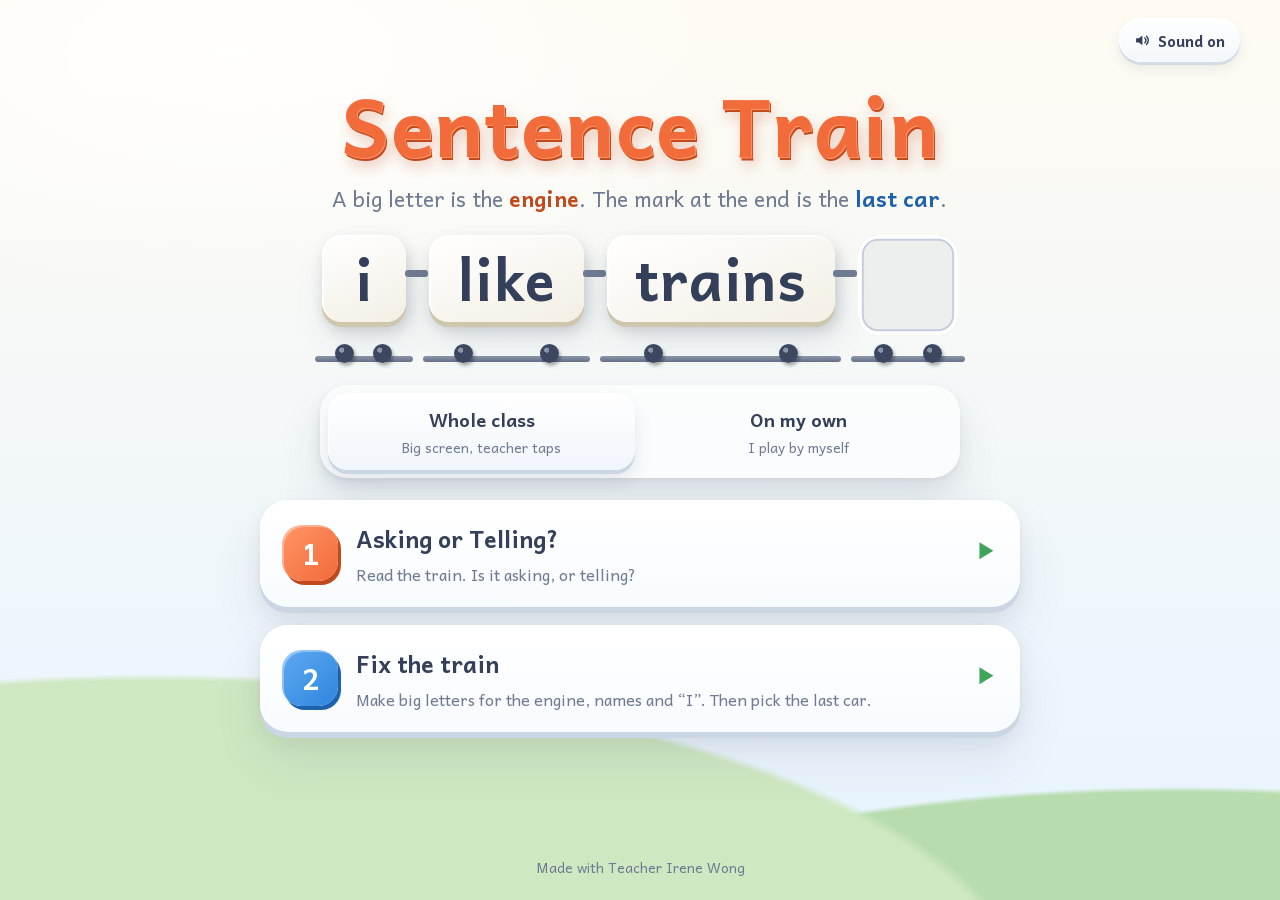
<file: index.html>
<!doctype html>
<html lang="en">
<head>
<meta charset="utf-8">
<meta name="viewport" content="width=device-width, initial-scale=1">
<title>Sentence Train · 句子小火车</title>
<link rel="stylesheet" href="styles.css">
<script src="https://kongsi-idea.vercel.app/data/track-use.js" data-slug="tahun2-bi-punctuation" defer></script>
<meta property="og:type" content="website">
<meta property="og:title" content="Sentence Train">
<meta property="og:description" content="Year 2 English punctuation practice for a common mistake: putting a full stop af">
<meta property="og:image" content="https://tahun2-bi-punctuation.vercel.app/og.jpg">
<meta property="og:image:width" content="1200">
<meta property="og:image:height" content="900">
<meta property="og:url" content="https://tahun2-bi-punctuation.vercel.app">
<meta name="twitter:card" content="summary_large_image">
</head>
<body data-mode="class">
<div id="app">
  <header class="top">
    <button id="btn-home" class="chip" type="button" hidden><svg viewBox="0 0 24 24" width="1.1em" height="1.1em" aria-hidden="true"><path d="M4 11l8-7 8 7v9h-5v-6H9v6H4z" fill="currentColor"/></svg> Home</button>
    <h2 id="bar-title"></h2>
    <div id="dots" aria-hidden="true"></div>
    <button id="btn-sound" class="chip" type="button" aria-pressed="true"><svg viewBox="0 0 24 24" width="1.1em" height="1.1em" aria-hidden="true"><path d="M3 9v6h4l5 4V5L7 9H3z" fill="currentColor"/><path d="M15.5 8.5a5 5 0 0 1 0 7M18 6a8.5 8.5 0 0 1 0 12" fill="none" stroke="currentColor" stroke-width="2" stroke-linecap="round"/></svg> <span>Sound on</span></button>
  </header>
  <main id="screen" aria-live="polite"></main>
</div>
<script src="js/bank.js"></script>
<script src="audio/manifest.js" onerror="window.VOICE_CLIPS={}"></script>
<script src="js/util.js"></script>
<script src="js/voice.js"></script>
<script src="js/train.js"></script>
<script src="js/levels.js"></script>
<script src="js/engine.js"></script>
<script src="app.js"></script>
</body>
</html>
</file>
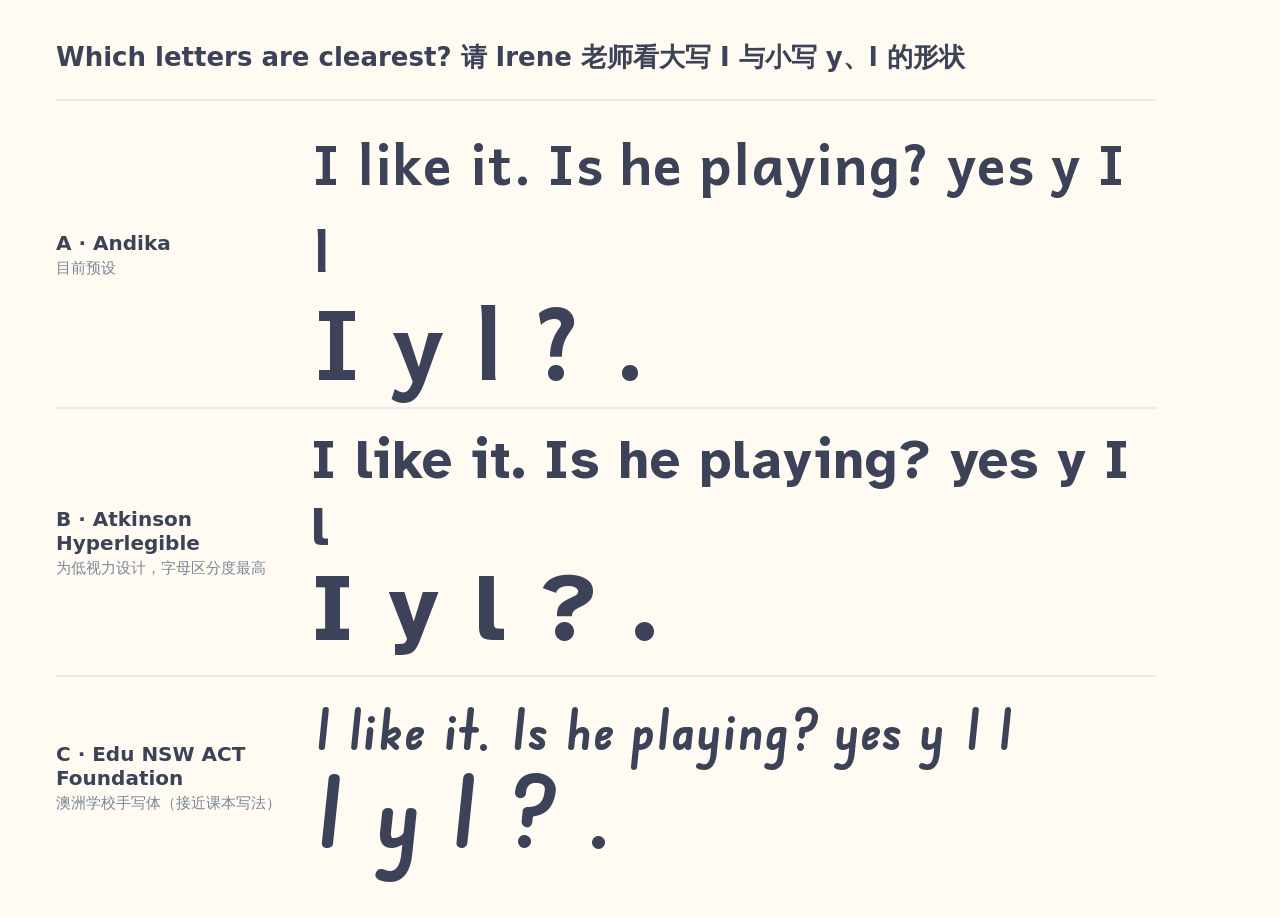
<file: fonts/compare.html>
<!doctype html><meta charset="utf-8"><style>
@font-face{font-family:A;src:url(andika-700.woff2);font-weight:700}
@font-face{font-family:B;src:url(atkinson-700.woff2);font-weight:700}
@font-face{font-family:C;src:url(edu-nsw.woff2);font-weight:700}
body{margin:0;padding:40px 56px;background:#FFFBF2;color:#3C4257;font:20px system-ui;width:1100px}
h1{font:700 26px system-ui;margin:0 0 24px}
.row{display:flex;align-items:center;gap:28px;padding:18px 0;border-top:2px solid #E7ECF2}
.tag{width:230px;font:700 20px system-ui}.tag small{display:block;font-weight:400;color:#7C8698;font-size:15px;margin-top:4px}
.s{font-weight:700;font-size:54px;letter-spacing:.02em}
.big{font-size:96px;line-height:1}
</style>
<h1>Which letters are clearest? 请 Irene 老师看大写 I 与小写 y、l 的形状</h1>
<div class=row><div class=tag>A · Andika<small>目前预设</small></div><div><div class=s style="font-family:A">I like it. Is he playing? yes y I l</div><div class="s big" style="font-family:A">I  y  l  ?  .</div></div></div>
<div class=row><div class=tag>B · Atkinson Hyperlegible<small>为低视力设计，字母区分度最高</small></div><div><div class=s style="font-family:B">I like it. Is he playing? yes y I l</div><div class="s big" style="font-family:B">I  y  l  ?  .</div></div></div>
<div class=row><div class=tag>C · Edu NSW ACT Foundation<small>澳洲学校手写体（接近课本写法）</small></div><div><div class=s style="font-family:C">I like it. Is he playing? yes y I l</div><div class="s big" style="font-family:C">I  y  l  ?  .</div></div></div>
</file>
<file: styles.css>
/* 句子小火车 · 皮肤：STYLES.md §03（厚下沿按钮、三层卡片阴影、圆角 28/20/14）＋ 铁道配色
   光源：全部左上高光、右下阴影。字体 Andika（待 Irene 老师挑定，见 fonts/compare.html）。 */
@font-face { font-family: Andika; font-weight: 400; src: url(fonts/andika-400.woff2) format('woff2'); font-display: swap; }
@font-face { font-family: Andika; font-weight: 700; src: url(fonts/andika-700.woff2) format('woff2'); font-display: swap; }

:root {
  --ink: #34405A; --ink-soft: #6F7B92; --line: #E3E9F1;
  --bg-top: #FFFBF2; --bg-bot: #E6F4FF;
  --ask: #F26B3A; --ask-hi: #FF9466; --ask-press: #C2491B; --ask-soft: #FFE6DA;
  --tell: #2E86DE; --tell-hi: #5FA8F2; --tell-press: #1D62AB; --tell-soft: #DCEBFC;
  --gold: #FFC53D; --gold-press: #D99A00;
  --ok: #3FA55B; --ok-press: #2B7B42; --ok-soft: #E3F5E8;
  --bad: #E5484D; --bad-press: #AE2F35; --bad-soft: #FFE8E8;
  --r1: 28px; --r2: 20px; --r3: 14px;
  --card: 0 2px 4px rgba(52,64,90,.05), 0 10px 20px rgba(52,64,90,.07), 0 28px 50px rgba(52,64,90,.09);
  --fs: clamp(26px, 5.2vw, 46px);
}
body[data-mode="class"] { --fs: clamp(30px, 4.9vw, 58px); }

* { box-sizing: border-box; }
html, body { margin: 0; min-height: 100%; }
body {
  font-family: Andika, "Atkinson Hyperlegible", "Segoe UI", system-ui, sans-serif;
  color: var(--ink); -webkit-tap-highlight-color: transparent;
  background:
    radial-gradient(130% 70% at 12% 112%, #CFE8C2 0 52%, transparent 53%),
    radial-gradient(120% 60% at 92% 118%, #B7DCAE 0 50%, transparent 51%),
    radial-gradient(60% 40% at 18% 6%, rgba(255,255,255,.9), transparent 70%),
    linear-gradient(180deg, var(--bg-top), var(--bg-bot)) fixed;
  background-attachment: fixed;
}
#app { min-height: 100dvh; display: flex; flex-direction: column; padding: 14px clamp(16px, 4vw, 40px) 22px; }
button { font: inherit; color: inherit; cursor: pointer; }
button:focus-visible { outline: 3px solid var(--gold); outline-offset: 3px; }
[hidden] { display: none !important; }

/* ── 顶栏 ── */
.top { display: flex; align-items: center; gap: 14px; min-height: 52px; }
.top h2 { margin: 0; font-size: 1.15rem; font-weight: 700; }
#dots { display: flex; gap: 7px; flex: 1; justify-content: center; flex-wrap: wrap; }
.top > :first-child[hidden] + h2 + #dots { justify-content: center; }
.top > #btn-sound { margin-left: auto; }
.chip {
  display: inline-flex; align-items: center; gap: .45em; padding: .55em 1em; min-height: 44px;
  background: linear-gradient(#fff, #F4F7FB); border: 0; border-radius: 99px;
  box-shadow: inset 1px 1px 0 #fff, 0 3px 0 #D4DCE8, 0 6px 12px rgba(52,64,90,.1); font-weight: 700; font-size: .95rem;
}
.chip:active { transform: translateY(2px); box-shadow: inset 1px 1px 0 #fff, 0 1px 0 #D4DCE8; }
.chip[aria-pressed="false"] { color: var(--ink-soft); }
.dot { width: 14px; height: 14px; border-radius: 50%; background: #D9E1EC; box-shadow: inset 1px 1px 0 rgba(255,255,255,.7), 1px 2px 0 rgba(52,64,90,.15); }
.dot.now { background: var(--gold); box-shadow: 0 0 0 4px rgba(255,197,61,.35), 1px 2px 0 var(--gold-press); }
.dot.ok { background: var(--ok); } .dot.bad { background: var(--bad); }

#screen { flex: 1; display: flex; flex-direction: column; align-items: center; width: 100%; max-width: 1180px; margin: 0 auto; }

/* ── 首页 ── */
.home { gap: 22px; padding-top: 2vh; }
.hero { text-align: center; }
.hero h1 {
  margin: 0; font-size: clamp(2.6rem, 8vw, 5rem); line-height: 1; letter-spacing: .01em; color: var(--ask);
  text-shadow: 1px 1px 0 var(--ask-hi), 2px 3px 0 var(--ask-press), 4px 8px 14px rgba(194,73,27,.3);
}
.lead { font-size: clamp(1rem, 2.2vw, 1.35rem); margin: .8em 0 0; color: var(--ink-soft); }
.lead b.eng { color: var(--ask-press); } .lead b.caboose { color: var(--tell-press); }
#hero-train { margin-top: 2.2vh; --fs: clamp(28px, 6vw, 56px); }
.seg { display: flex; gap: 10px; padding: 8px; background: rgba(255,255,255,.7); border-radius: var(--r1); box-shadow: var(--card); width: min(100%, 640px); }
.seg button { flex: 1; border: 0; background: transparent; border-radius: var(--r2); padding: 12px 10px; display: grid; gap: 2px; min-height: 64px; }
.seg b { font-size: 1.15rem; } .seg small { color: var(--ink-soft); font-size: .85rem; }
.seg button[aria-pressed="true"] { background: linear-gradient(#fff, #F1F6FC); box-shadow: inset 1px 1px 0 #fff, 0 4px 0 #CBD6E5, 0 10px 18px rgba(52,64,90,.12); }
.levels { display: grid; gap: 18px; width: min(100%, 760px); }
.level-card {
  display: flex; align-items: center; gap: 18px; padding: 20px 22px; border: 0; text-align: left; min-height: 96px;
  background: linear-gradient(#fff, #F8FBFF); border-radius: var(--r1);
  box-shadow: inset 2px 2px 0 #fff, 0 6px 0 #CBD6E5, var(--card);
}
.level-card:active { transform: translateY(4px); box-shadow: inset 2px 2px 0 #fff, 0 2px 0 #CBD6E5, var(--card); }
.level-card .num { flex: none; width: 56px; height: 56px; border-radius: var(--r2); display: grid; place-items: center; font-size: 1.8rem; font-weight: 700; color: #fff; background: linear-gradient(135deg, var(--ask-hi), var(--ask)); box-shadow: inset 2px 2px 0 rgba(255,255,255,.35), 3px 4px 0 var(--ask-press); }
.level-card:nth-child(2) .num { background: linear-gradient(135deg, var(--tell-hi), var(--tell)); box-shadow: inset 2px 2px 0 rgba(255,255,255,.35), 3px 4px 0 var(--tell-press); }
.lv-text { flex: 1; display: grid; gap: 4px; } .lv-text b { font-size: 1.45rem; } .lv-text small { font-size: 1rem; color: var(--ink-soft); }
.level-card .go { flex: none; font-size: 1.6rem; color: var(--ok); }
.credit { margin: auto 0 0; color: var(--ink-soft); font-size: .85rem; }

/* ── 火车 ── */
.train { display: flex; flex-wrap: wrap; justify-content: center; gap: .9em .42em; font-size: var(--fs); line-height: 1; }
.car { position: relative; padding-bottom: .5em; flex: none; }
.car-body {
  position: relative; display: flex; align-items: center; justify-content: center; min-width: 1.5em; height: 1.55em; padding: 0 .5em;
  font-weight: 700; letter-spacing: .01em; border-radius: var(--r2);
  background: linear-gradient(160deg, #fff 0%, #F3EFE4 100%); color: var(--ink);
  box-shadow: inset 2px 2px 0 rgba(255,255,255,.9), 0 .09em 0 #CFC6AE, .05em .14em .25em rgba(52,64,90,.2), .1em .35em .6em rgba(52,64,90,.1);
}
.car::before { content: ""; position: absolute; left: -.12em; right: -.12em; bottom: .02em; height: .1em; border-radius: 4px; background: linear-gradient(#8E98AC, #667187); }
.car::after { content: ""; position: absolute; right: -.4em; top: .62em; width: .42em; height: .12em; background: #6F7B92; border-radius: 3px; }
.car.tail::after { display: none; }
.wheel { position: absolute; bottom: .0em; width: .34em; height: .34em; border-radius: 50%; background: radial-gradient(circle at 35% 32%, #8B96AB 0 14%, #3D4760 15%); box-shadow: .03em .05em .06em rgba(0,0,0,.3); z-index: 1; }
.wheel:nth-of-type(1) { left: 16%; } .wheel:nth-of-type(2) { right: 16%; }
.chimney { display: none; position: absolute; top: -.32em; left: 16%; width: .3em; height: .34em; background: linear-gradient(90deg, #8E3B1B, #C2491B); border-radius: .08em .08em 0 0; z-index: 0; }
.car.engine .chimney { display: block; }
.smoke { position: absolute; left: .02em; bottom: .26em; width: .26em; height: .26em; border-radius: 50%; background: radial-gradient(circle at 35% 30%, #fff, #DDE4EE); opacity: 0; }
.car.engine .smoke { animation: puff 2.2s ease-out infinite; }
.car.engine .car-body { background: linear-gradient(160deg, var(--ask-hi), var(--ask)); color: #fff; text-shadow: 1px 2px 0 var(--ask-press); box-shadow: inset 2px 2px 0 rgba(255,255,255,.4), 0 .09em 0 var(--ask-press), .05em .14em .25em rgba(194,73,27,.35), .1em .35em .6em rgba(52,64,90,.12); }
.last-group { display: flex; gap: .42em; flex: none; }
.car.proper .car-body { background: linear-gradient(160deg, #FFE59A, var(--gold)); color: #5B4300; text-shadow: 1px 1px 0 rgba(255,255,255,.5); box-shadow: inset 2px 2px 0 rgba(255,255,255,.6), 0 .09em 0 var(--gold-press), .05em .14em .25em rgba(217,154,0,.3), .1em .35em .6em rgba(52,64,90,.1); }
.car.proper .cap { background: #fff; color: #5B4300; box-shadow: 0 .06em 0 var(--gold-press); }
.bignote { display: block; margin-top: .3em; font-size: .88em; color: var(--ink-soft); }
.car.look .car-body { animation: glow 1.1s ease-in-out infinite; }
.car.look::after { background: var(--gold-press); }
.car.wrong .car-body { background: linear-gradient(160deg, #FFF3F3, var(--bad-soft)); color: var(--bad-press); box-shadow: inset 2px 2px 0 #fff, inset 0 0 0 .05em var(--bad), 0 .09em 0 var(--bad-press), .1em .35em .6em rgba(229,72,77,.2); }

.car.tail .car-body { min-width: 1.5em; font-size: 1.15em; }
.car.tail.empty .car-body { background: rgba(52,64,90,.05); box-shadow: inset 0 0 0 .06em #fff, inset 0 0 0 .09em #C4CEDD; color: #AEB9CC; }
.car.tail.empty .mark::before { content: "?"; opacity: .0; }
.car.tail .mark { display: block; }
.car.tail.is-tell .mark { font-size: 1.5em; line-height: .5; transform: translateY(-.12em); }
.car.tail.is-ask .car-body { background: linear-gradient(160deg, var(--ask-hi), var(--ask)); color: #fff; text-shadow: 1px 2px 0 var(--ask-press); box-shadow: inset 2px 2px 0 rgba(255,255,255,.4), 0 .08em 0 var(--ask-press), .1em .3em .5em rgba(194,73,27,.3); }
.car.tail.is-tell .car-body { background: linear-gradient(160deg, var(--tell-hi), var(--tell)); color: #fff; text-shadow: 1px 2px 0 var(--tell-press); box-shadow: inset 2px 2px 0 rgba(255,255,255,.4), 0 .08em 0 var(--tell-press), .1em .3em .5em rgba(29,98,171,.3); }
.car.tail.wrong .car-body { background: linear-gradient(160deg, #FFF3F3, var(--bad-soft)); color: var(--bad-press); text-shadow: none; box-shadow: inset 2px 2px 0 #fff, inset 0 0 0 .05em var(--bad), 0 .08em 0 var(--bad-press); }
.play .car.tail[role="button"] { cursor: pointer; }
.play .car.tail[role="button"].empty .car-body::after { content: "tap"; position: absolute; font-size: .34em; font-weight: 700; color: #8A97AE; letter-spacing: .04em; }
.play .car.tail.empty .mark { visibility: hidden; }
.cap {
  border: 0; padding: 0; margin: 0 .02em 0 0; min-width: .78em; height: 1.2em; border-radius: var(--r3); font-weight: 700; color: var(--tell-press);
  background: linear-gradient(#fff, #E9F2FC); box-shadow: inset 1px 1px 0 #fff, 0 .06em 0 #A9C3E3, .03em .1em .15em rgba(29,98,171,.25);
}
.cap:active { transform: translateY(.04em); }
.is-big .cap { background: linear-gradient(var(--tell-hi), var(--tell)); color: #fff; box-shadow: inset 1px 1px 0 rgba(255,255,255,.45), 0 .06em 0 var(--tell-press); }
.car.engine .cap { background: #fff; color: var(--ask-press); box-shadow: 0 .06em 0 var(--ask-press); }
.mini { --fs: clamp(22px, 3.2vw, 36px); }
body[data-mode="class"] .mini { --fs: clamp(26px, 3.6vw, 42px); }

/* ── 答题页 ── */
.play { gap: 14px; padding-top: 1.5vh; }
.count { align-self: flex-end; color: var(--ink-soft); font-size: 1rem; } .count b { font-size: 1.4rem; color: var(--ink); }
.stage {
  width: 100%; padding: clamp(18px, 3.4vw, 36px) clamp(14px, 3vw, 32px) 22px; border-radius: var(--r1); background: linear-gradient(#fff, #F6FAFF);
  box-shadow: inset 2px 2px 0 #fff, var(--card); display: flex; flex-direction: column; align-items: center; gap: 16px; min-height: 40vh; justify-content: center;
}
/* 答错要同时放下演示与回馈：火车缩小一点，避免 1366×768 需要滚动 */
.stage.compact { min-height: 0; gap: 12px; padding-top: 18px; }
.stage.compact > .train { font-size: calc(var(--fs) * .78); }
.task { margin: 6px 0 0; font-size: clamp(1.1rem, 2.6vw, 1.7rem); text-align: center; font-weight: 700; }
.task .sub { display: block; margin-top: .4em; font-size: .72em; font-weight: 400; color: var(--ink-soft); }
b.ask { color: var(--ask-press); } b.tell { color: var(--tell-press); }
.listen { align-self: center; }
body[data-mode="class"] .listen { font-size: 1.2rem; padding: .7em 1.4em; }
.dock { width: 100%; display: flex; gap: 18px; justify-content: center; align-items: stretch; flex-wrap: wrap; min-height: 96px; }
.btn {
  display: inline-flex; align-items: center; justify-content: center; gap: .6em; border: 0; border-radius: var(--r1); padding: .6em 1.6em; min-height: 76px; min-width: 220px;
  font-size: clamp(1.4rem, 3vw, 2rem); font-weight: 700; color: #fff; text-shadow: 1px 2px 0 rgba(0,0,0,.18);
  background: linear-gradient(160deg, var(--c-hi), var(--c)); box-shadow: inset 2px 2px 0 rgba(255,255,255,.4), 0 7px 0 var(--c-press), 0 12px 20px rgba(0,0,0,.16);
  --c: var(--ok); --c-hi: #66C47F; --c-press: var(--ok-press);
}
.btn:active:not(:disabled) { transform: translateY(5px); box-shadow: inset 2px 2px 0 rgba(255,255,255,.4), 0 2px 0 var(--c-press), 0 5px 10px rgba(0,0,0,.14); }
.btn.ask { --c: var(--ask); --c-hi: var(--ask-hi); --c-press: var(--ask-press); }
.btn.tell { --c: var(--tell); --c-hi: var(--tell-hi); --c-press: var(--tell-press); }
.btn.quiet { --c: #8793A9; --c-hi: #A8B2C4; --c-press: #5F6B83; }
.btn .sym { font-size: 1.7em; line-height: .8; }
.btn.next { align-self: flex-end; margin-left: auto; min-width: 180px; }
.btn:disabled { opacity: .6; }
body[data-mode="class"] .btn { min-height: 92px; min-width: 280px; }

.feedback { flex: 1 1 420px; display: flex; gap: 16px; align-items: center; padding: 16px 20px; border-radius: var(--r2); font-size: clamp(1.05rem, 2.2vw, 1.4rem); line-height: 1.35; animation: rise .35s cubic-bezier(.2,1.2,.4,1); box-shadow: inset 2px 2px 0 rgba(255,255,255,.7), var(--card); }
.feedback.hidden { display: none; }
.feedback.ok { background: linear-gradient(#F2FBF4, var(--ok-soft)); } .feedback.bad { background: linear-gradient(#FFF6F2, #FFEBE3); }
.badge { flex: none; width: 52px; height: 52px; border-radius: 50%; display: grid; place-items: center; font-size: 1.9rem; font-weight: 700; color: #fff; background: linear-gradient(140deg, #66C47F, var(--ok)); box-shadow: inset 2px 2px 0 rgba(255,255,255,.4), 2px 4px 0 var(--ok-press), 0 0 0 7px rgba(63,165,91,.18); }
.feedback.bad .badge { background: linear-gradient(140deg, #FFA45E, var(--ask)); box-shadow: inset 2px 2px 0 rgba(255,255,255,.4), 2px 4px 0 var(--ask-press), 0 0 0 7px rgba(242,107,58,.18); }
.fb-text b:first-child { margin-right: .2em; }
.demo { width: min(100%, 860px); padding: 14px 18px 18px; background: linear-gradient(#FFFDF6, #FFF7E0); border-radius: var(--r2); box-shadow: inset 2px 2px 0 #fff, 0 0 0 4px rgba(255,197,61,.35), var(--card); display: grid; gap: 12px; justify-items: center; }
.demo-head { display: flex; gap: 14px; align-items: center; font-weight: 700; font-size: 1.05rem; }
.demo-label { color: var(--tell-press); } .demo-label.ask { color: var(--ask-press); } .demo-arrow { color: var(--ink-soft); }

/* ── 结果页 ── */
.result { justify-content: center; padding-top: 2vh; }
.res-card { width: min(100%, 720px); padding: clamp(20px, 4vw, 40px); border-radius: var(--r1); background: linear-gradient(#fff, #F6FAFF); box-shadow: inset 2px 2px 0 #fff, var(--card); text-align: center; display: grid; gap: 14px; }
.res-card h2 { margin: 0; font-size: clamp(2rem, 5vw, 3rem); color: var(--ok-press); }
.res-card h3 { margin: 6px 0 0; font-size: 1.2rem; }
.stars { display: flex; gap: 8px; justify-content: center; flex-wrap: wrap; }
.star { width: 30px; height: 30px; background: #DCE3EE; clip-path: polygon(50% 0, 62% 35%, 98% 38%, 70% 60%, 80% 96%, 50% 76%, 20% 96%, 30% 60%, 2% 38%, 38% 35%); }
.star.on { background: linear-gradient(140deg, #FFE08A, var(--gold)); animation: pop .5s both; }
.score { margin: 0; font-size: 1.3rem; } .score b { font-size: 1.8rem; color: var(--ok-press); }
.review { list-style: none; margin: 0; padding: 0; display: grid; gap: 10px; text-align: left; }
.review li { display: flex; justify-content: space-between; gap: 14px; padding: 12px 16px; background: #fff; border-radius: var(--r3); box-shadow: 0 2px 4px rgba(52,64,90,.06), 0 8px 16px rgba(52,64,90,.06); font-size: 1.25rem; }
.rv-note { color: var(--ink-soft); font-size: .95rem; align-self: center; }
.res-actions { display: flex; gap: 14px; justify-content: center; flex-wrap: wrap; margin-top: 8px; }
.res-actions .btn { min-width: 0; min-height: 64px; font-size: 1.3rem; }

/* ── 动画 ── */
@keyframes hop { 0%,100% { transform: translateY(0); } 40% { transform: translateY(-.28em); } }
@keyframes shake { 0%,100% { transform: translateX(0); } 20% { transform: translateX(-.12em); } 45% { transform: translateX(.12em); } 70% { transform: translateX(-.07em); } }
@keyframes glow { 0%,100% { box-shadow: 0 0 0 0 rgba(255,197,61,.0), 0 .09em 0 #CFC6AE; } 50% { box-shadow: 0 0 0 .14em rgba(255,197,61,.8), 0 .09em 0 #CFC6AE; } }
@keyframes puff { 0% { opacity: 0; transform: translate(0,0) scale(.5); } 15% { opacity: .95; } 100% { opacity: 0; transform: translate(.2em,-.9em) scale(1.5); } }
@keyframes rise { from { opacity: 0; transform: translateY(14px); } }
@keyframes pop { from { transform: scale(0); } }
@media (prefers-reduced-motion: reduce) { *, *::before, *::after { animation-duration: .01ms !important; animation-iteration-count: 1 !important; transition-duration: .01ms !important; } }

/* ── 手机直立 ── */
@media (max-width: 640px) {
  .top h2 { display: none; }
  .top #dots { order: 3; flex-basis: 100%; }
  .top { flex-wrap: wrap; gap: 8px; }
  .seg { flex-direction: column; }
  .btn { min-width: 0; flex: 1 1 100%; }
  .btn.next { flex: 1 1 100%; margin-left: 0; }
  .dock { gap: 12px; }
  .level-card { padding: 16px; gap: 14px; }
  .stage { min-height: 0; }
}
</file>
